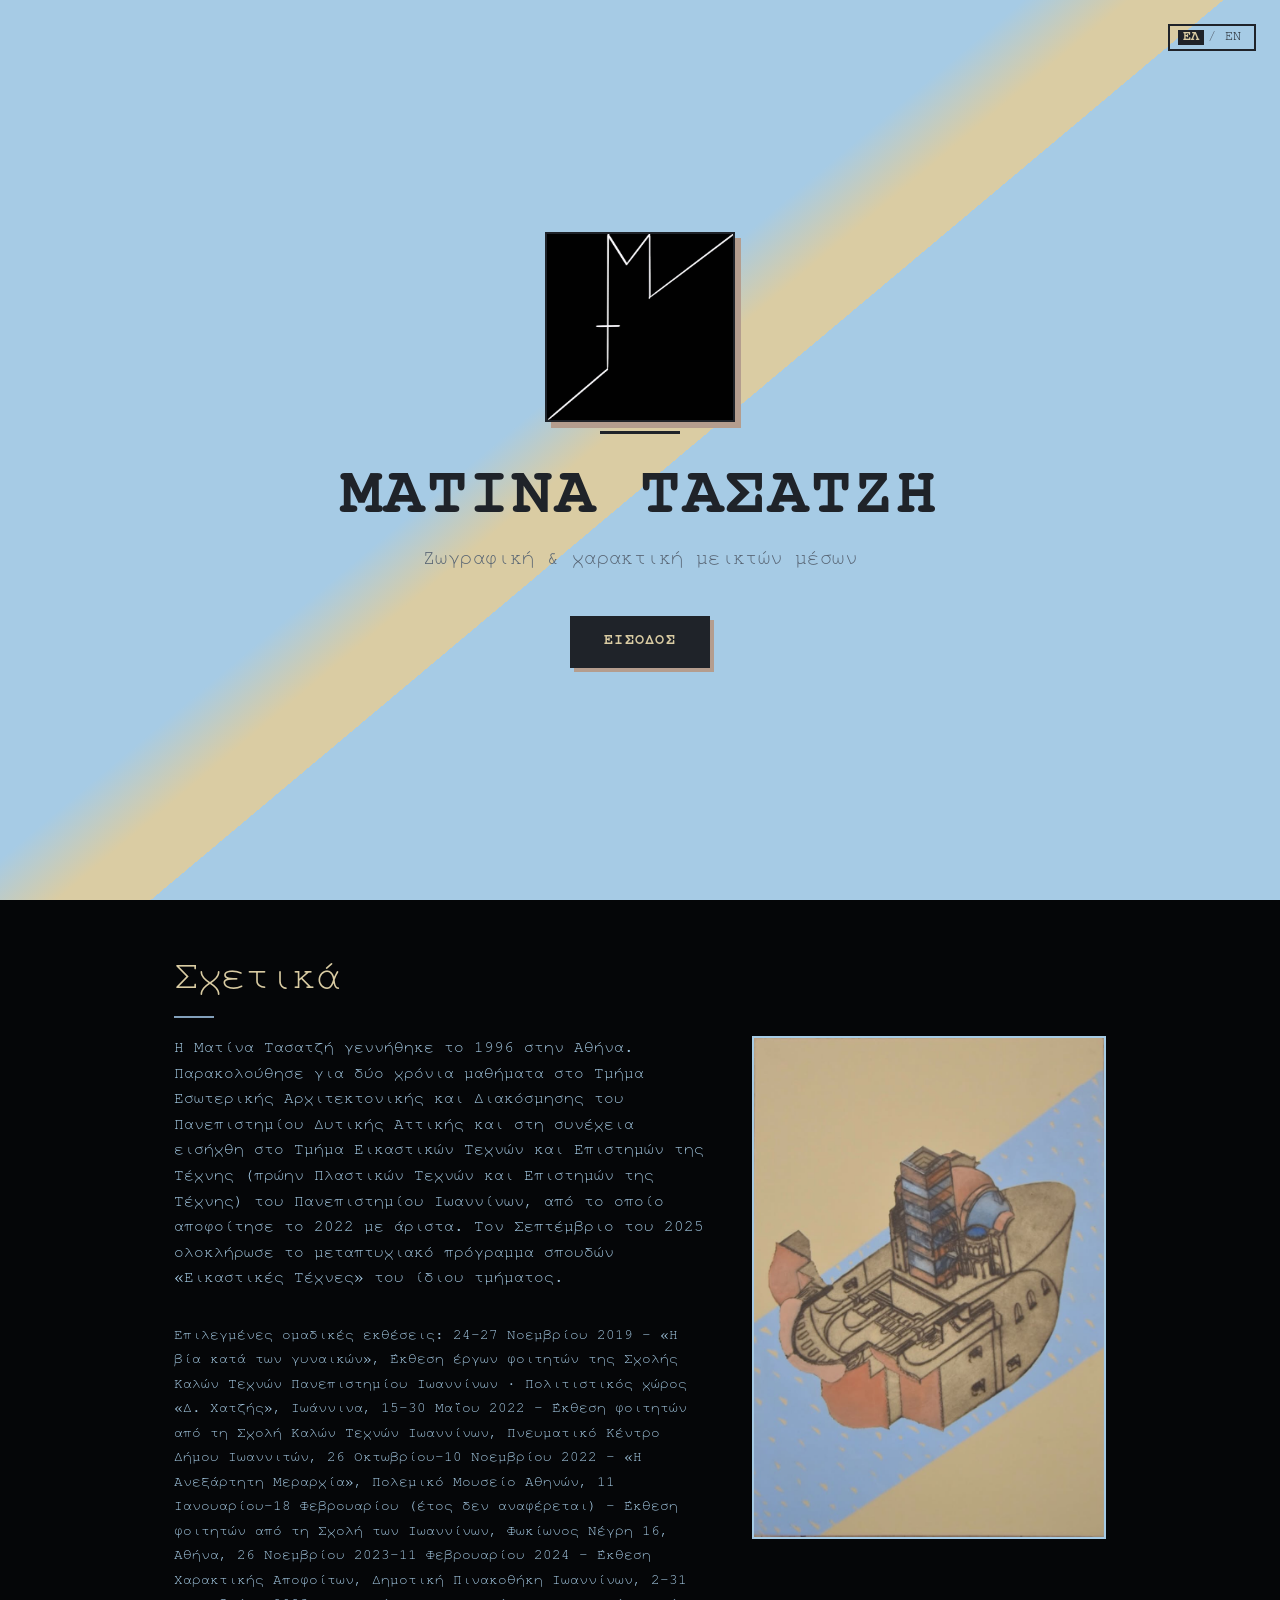
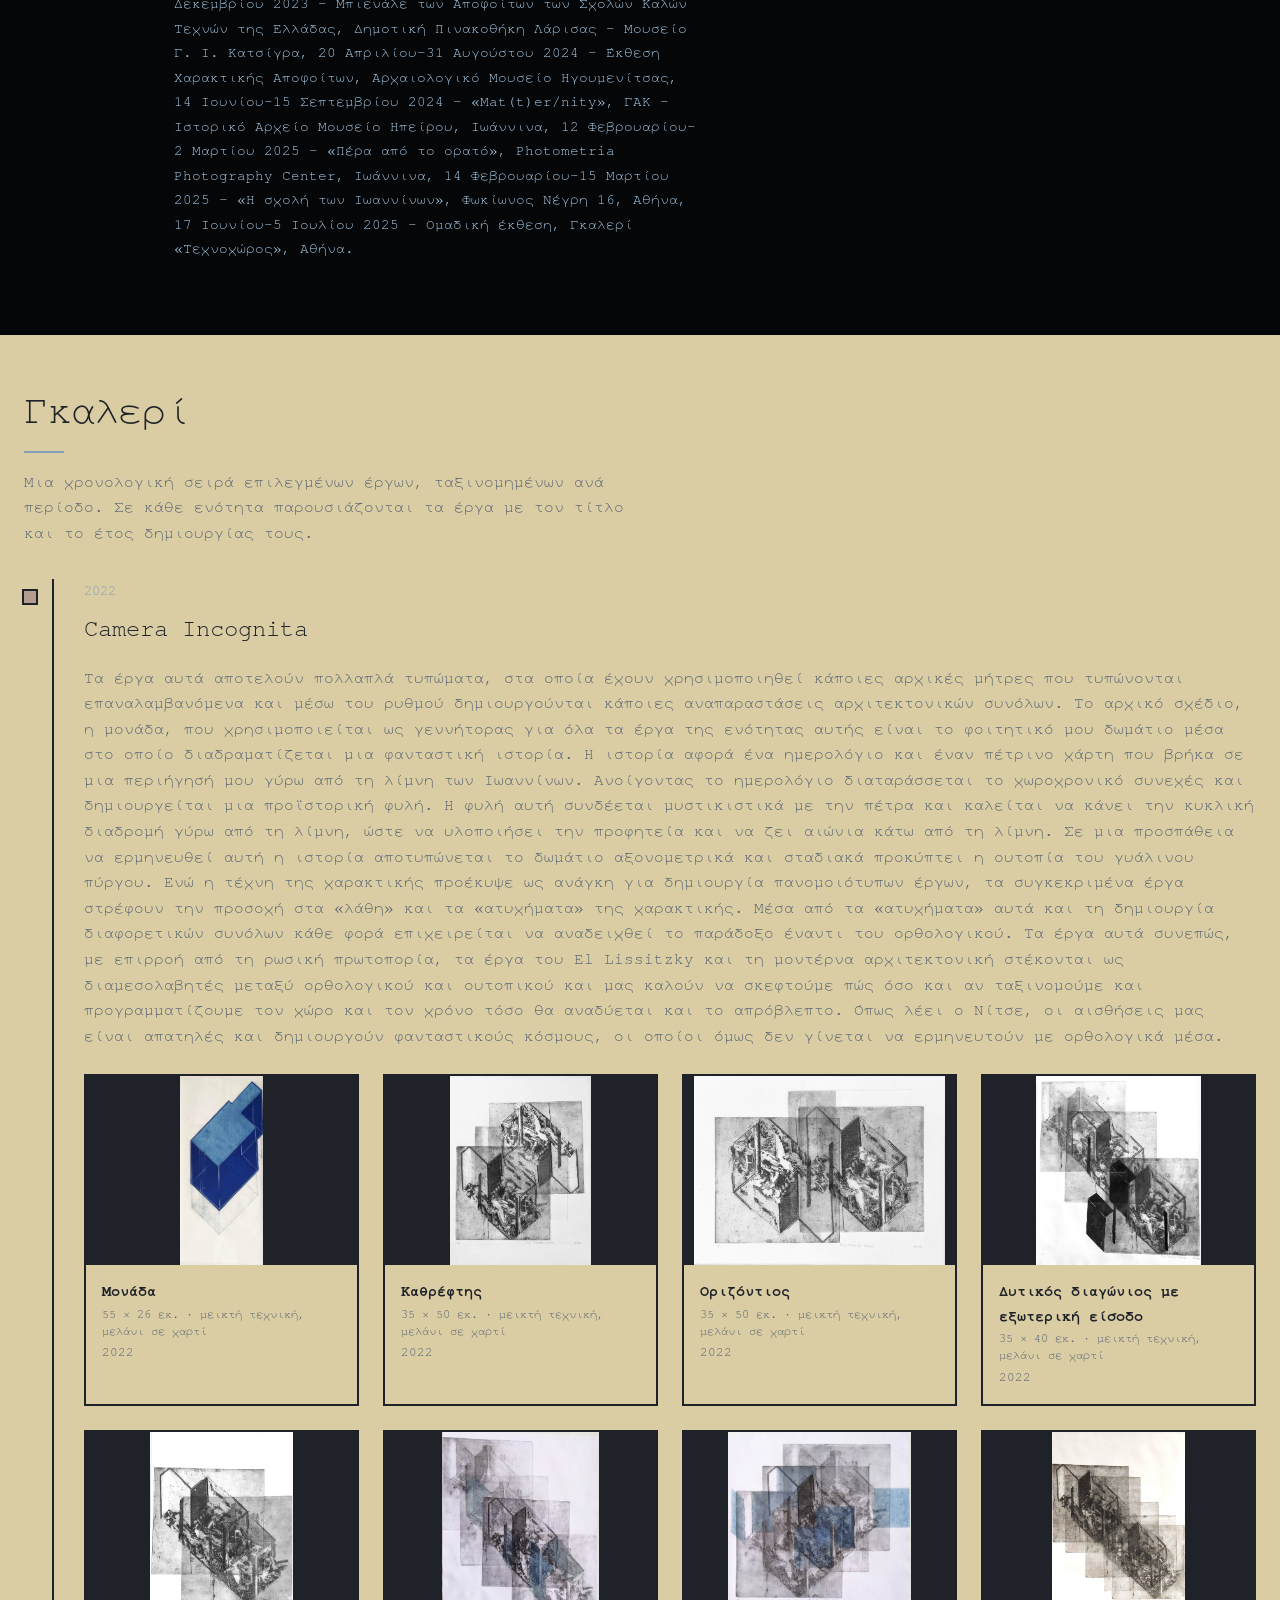
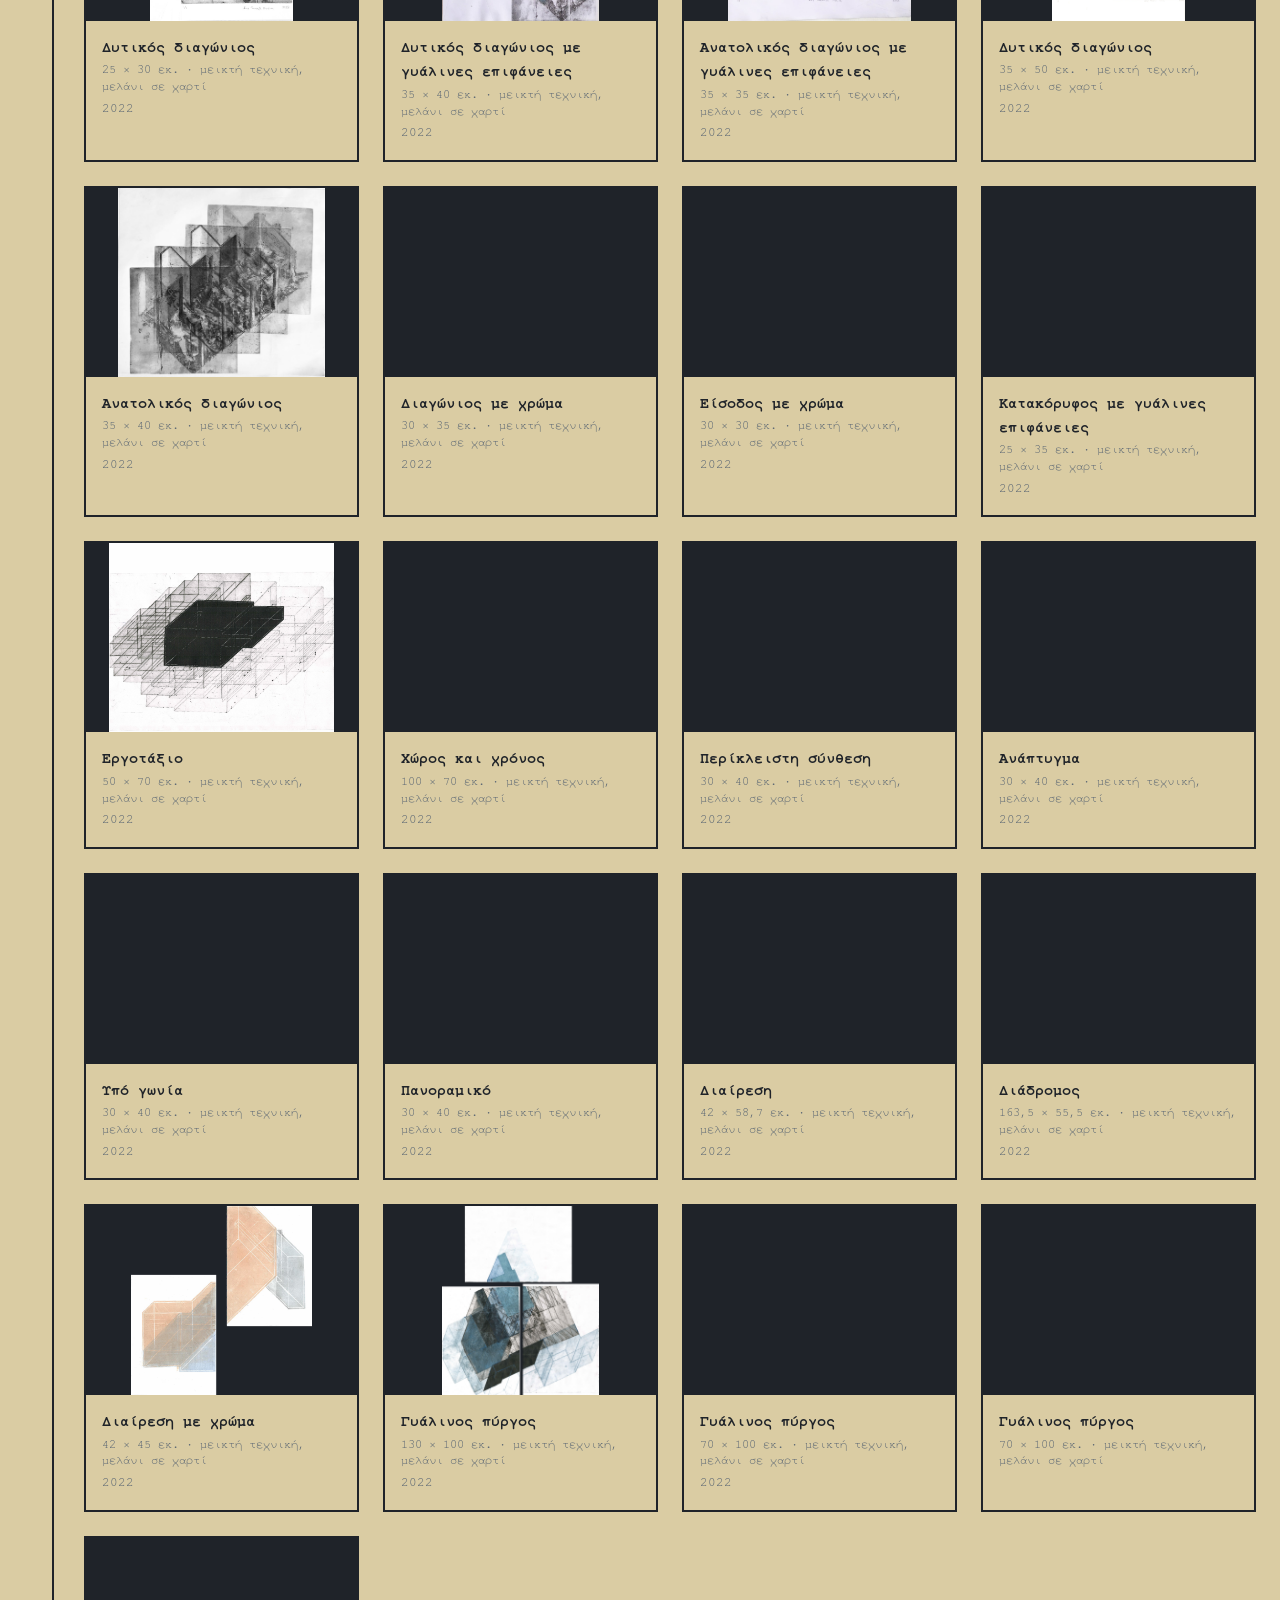
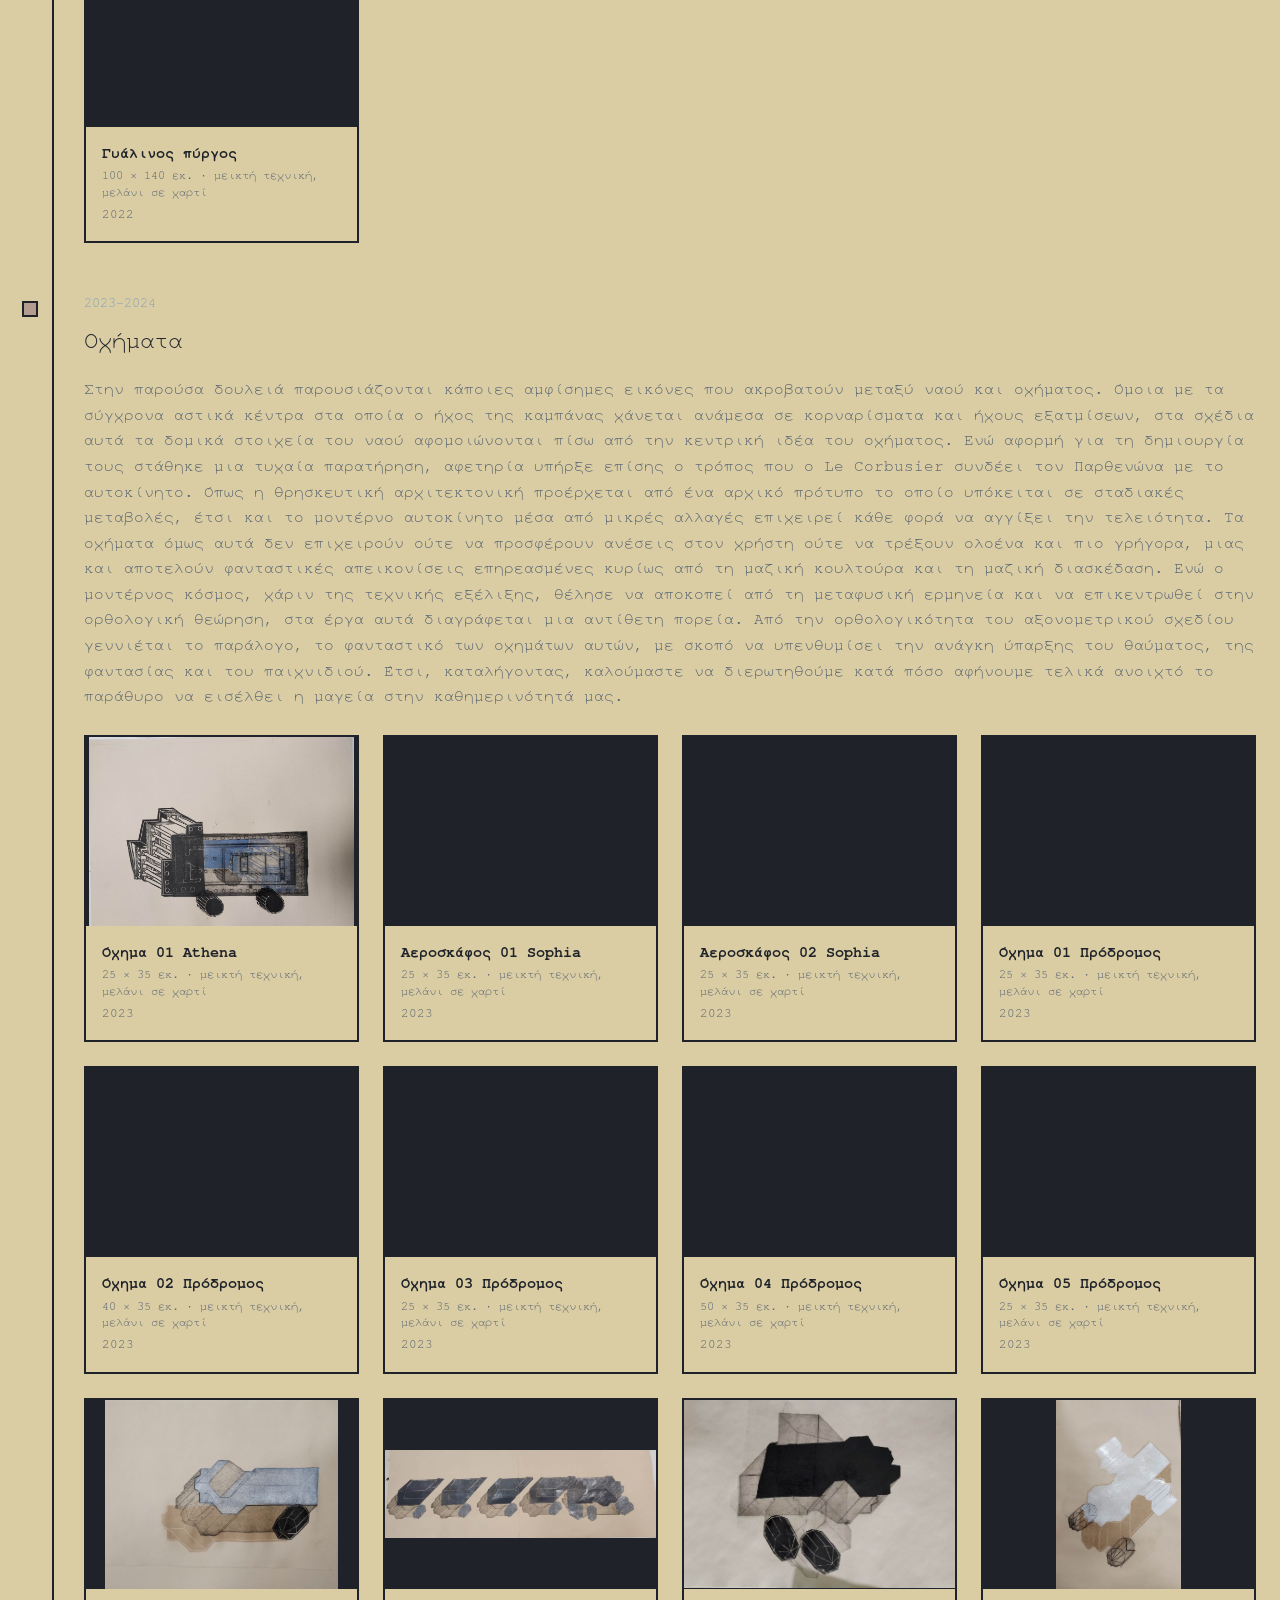
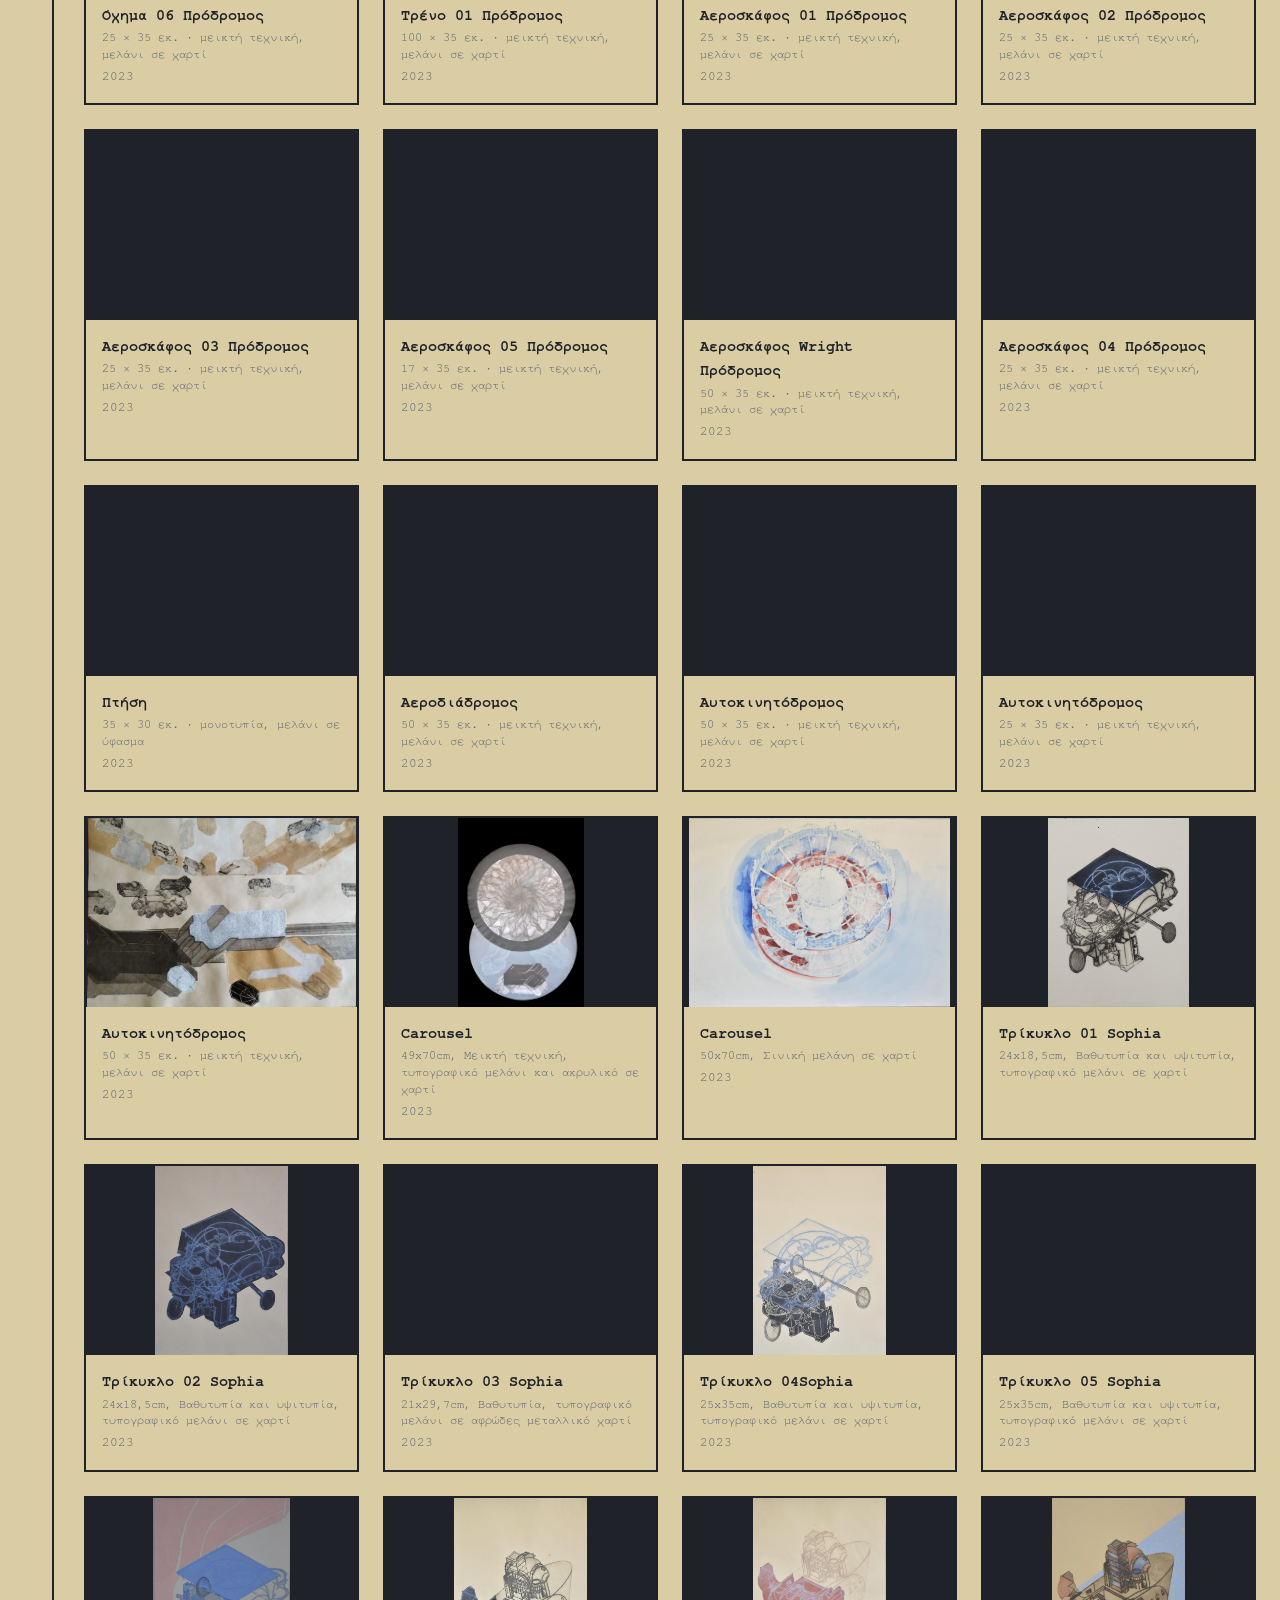
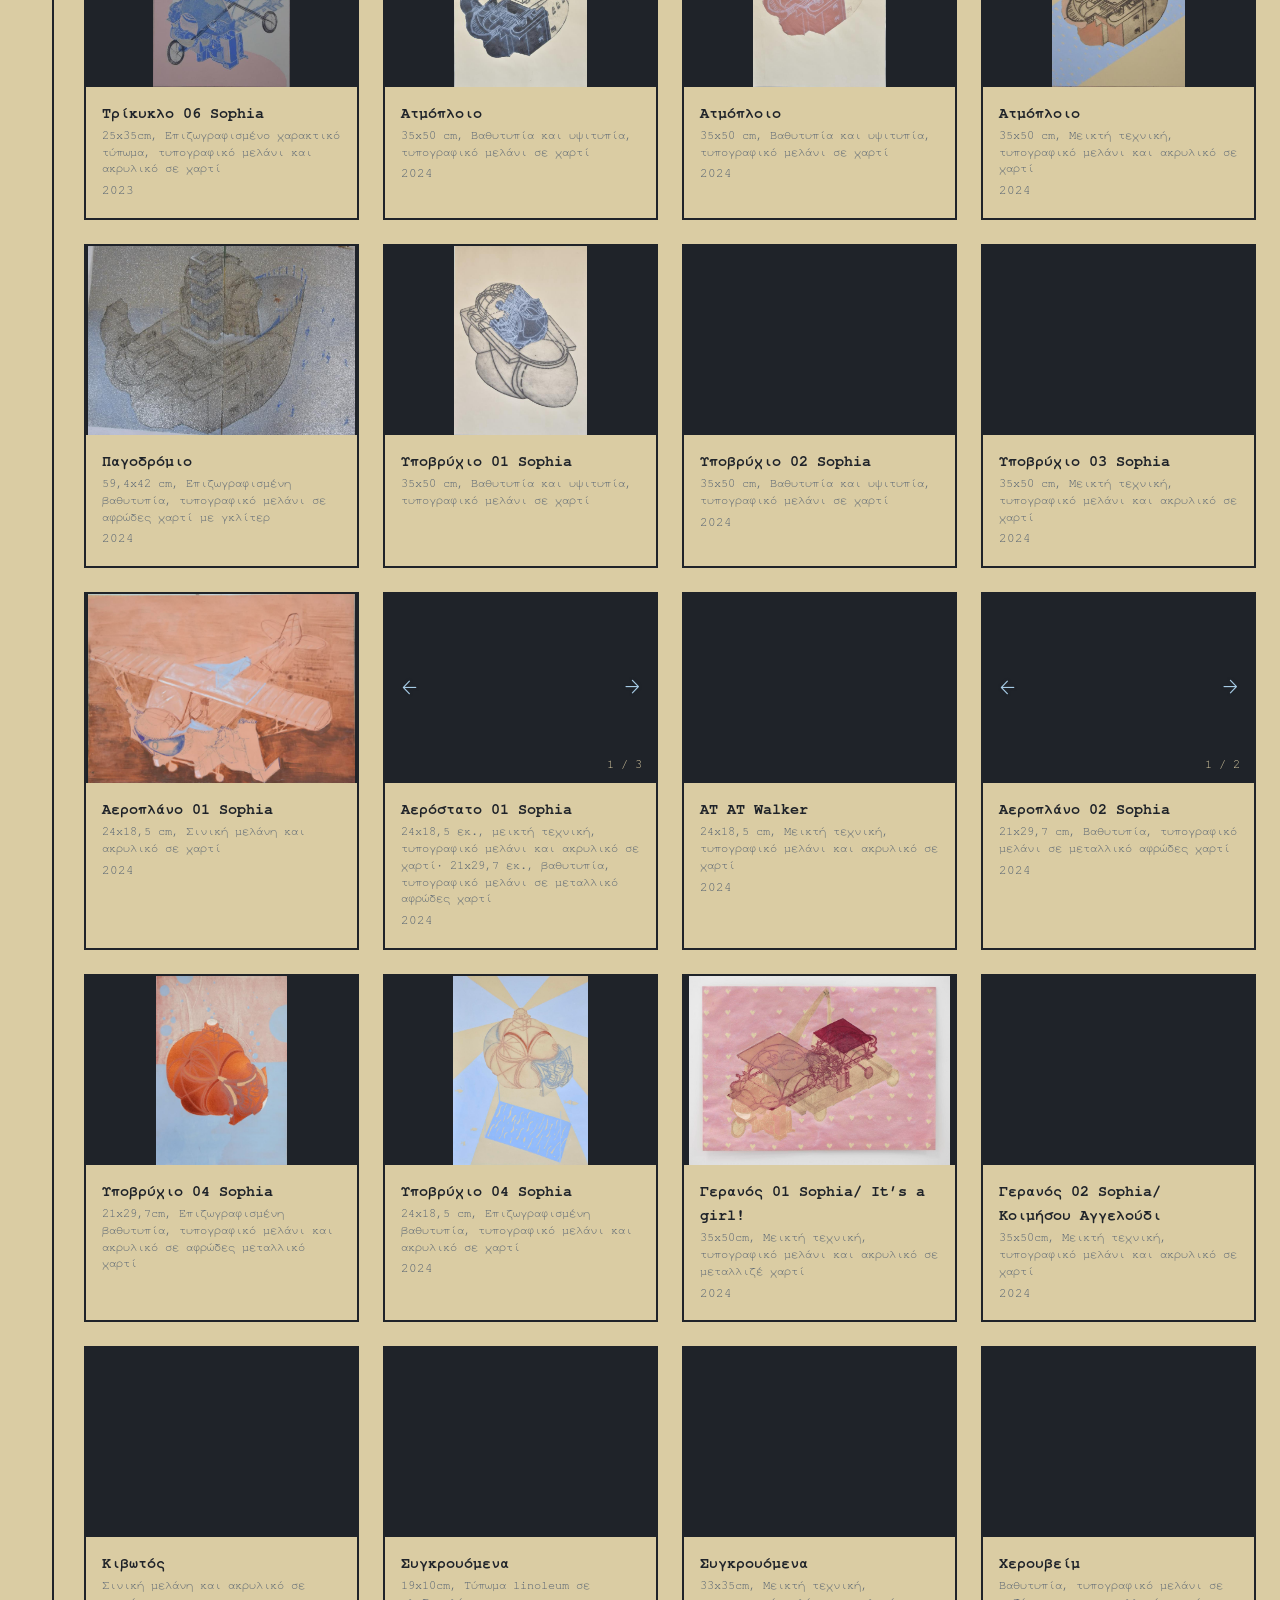
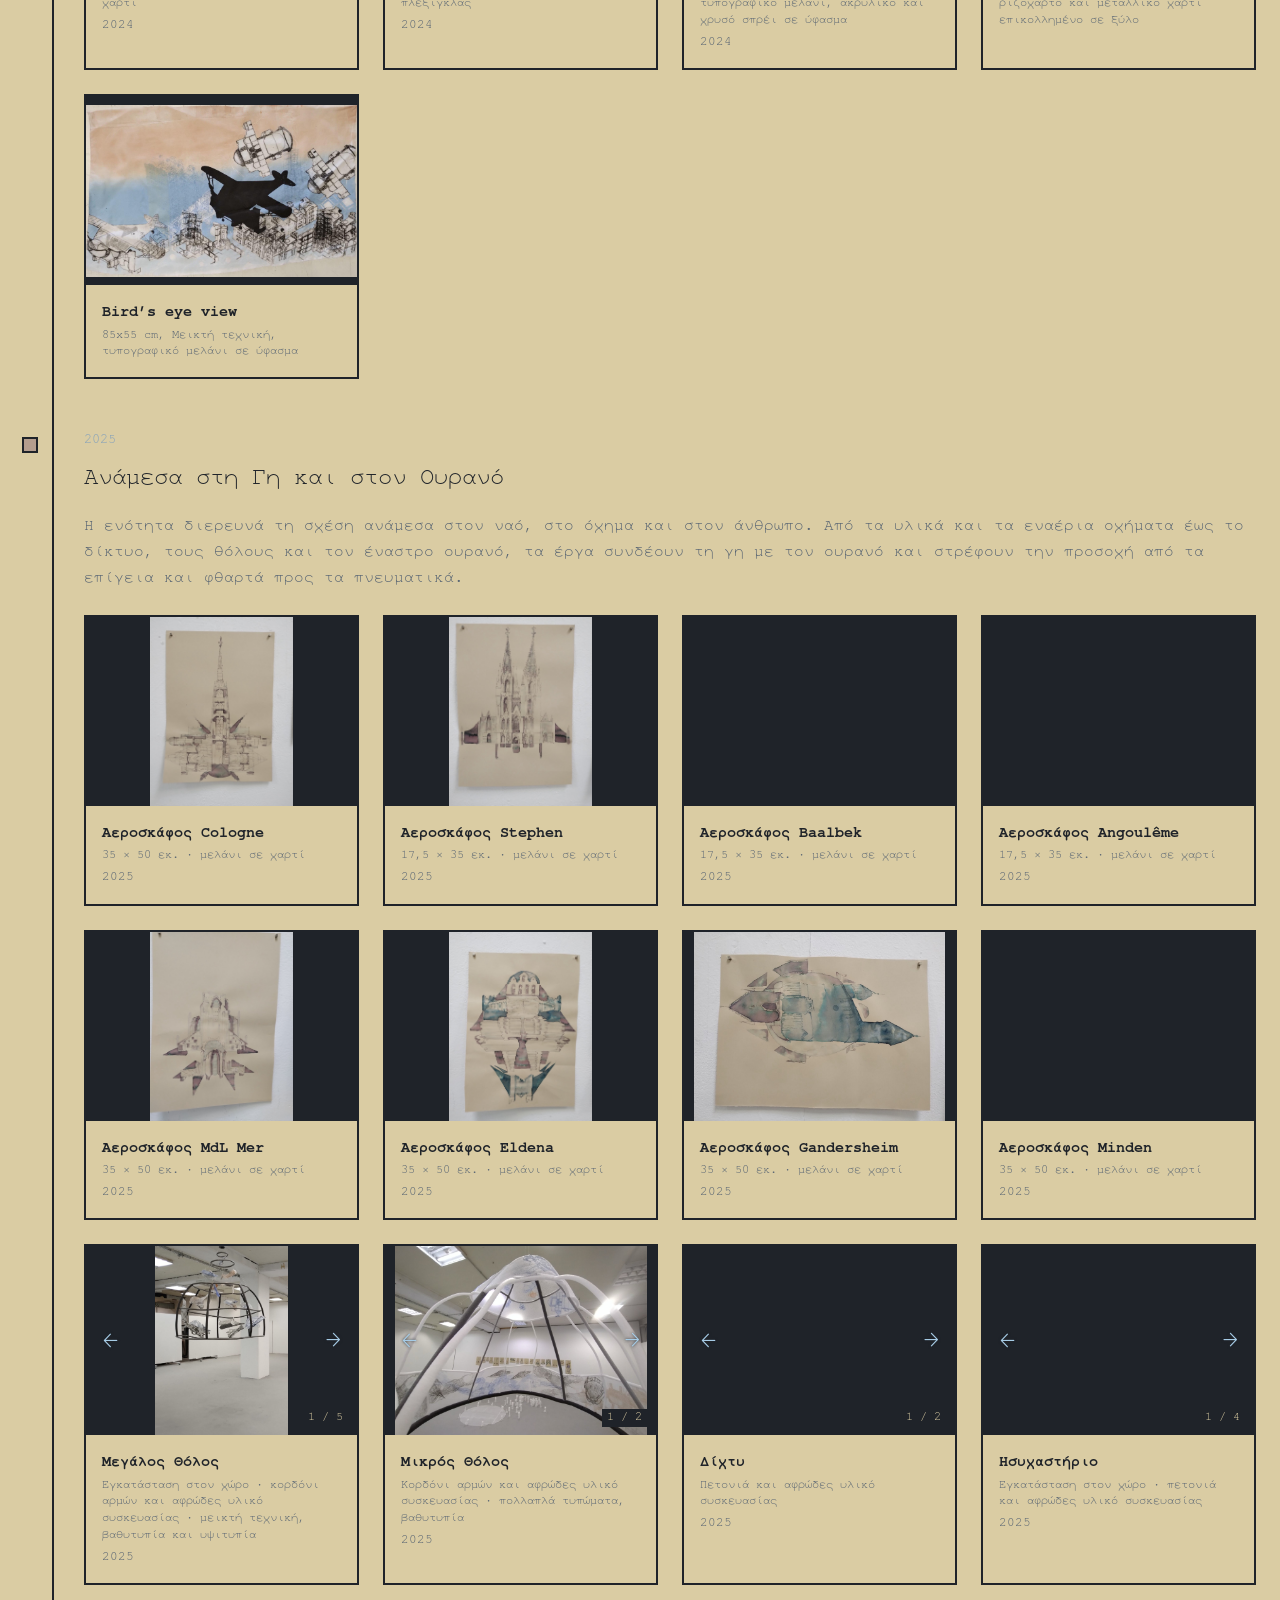
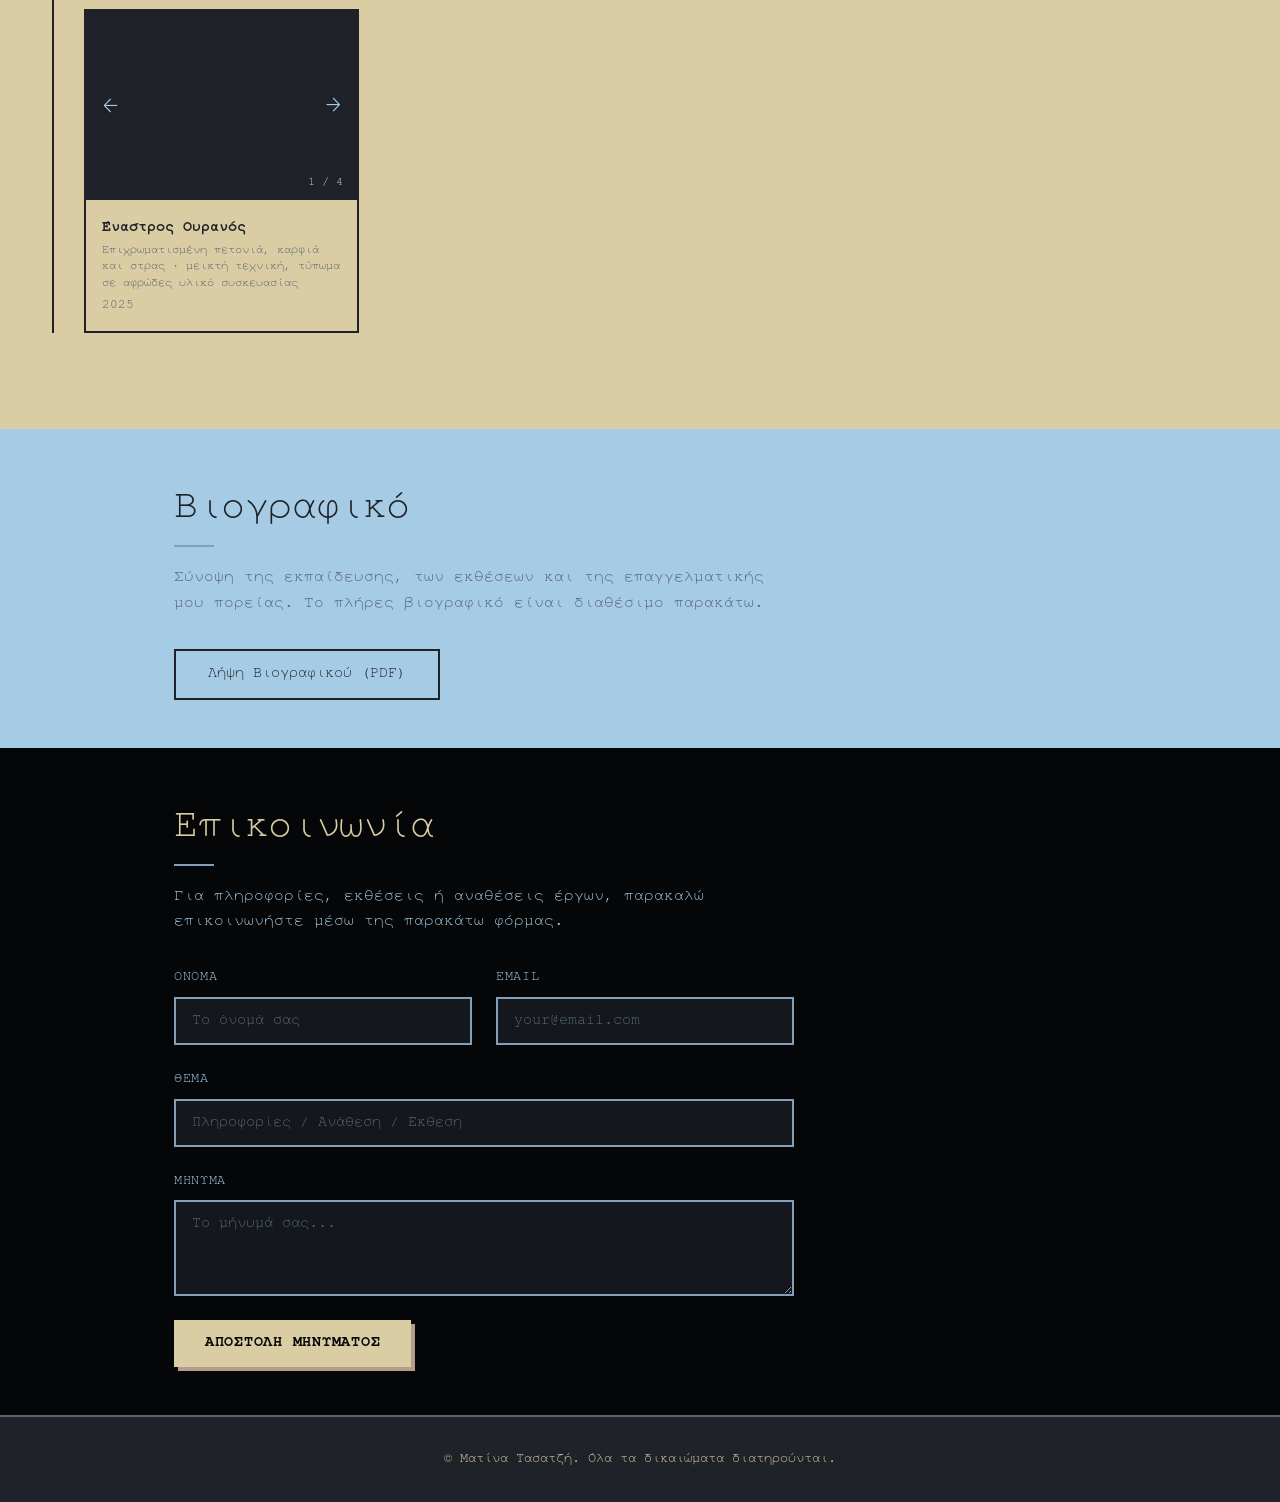
<file: index.html>
<!DOCTYPE html>
<html lang="el" dir="ltr" class="is-loading">

<head>
  <meta charset="UTF-8">
  <meta name="viewport" content="width=device-width, initial-scale=1.0">
  <title>Matina Tasatzi | Portfolio</title>
  <meta name="description"
    content="Matina Tasatzi — visual artist working in painting and mixed-media printmaking. Ματίνα Τασατζή — εικαστικός με έργα ζωγραφικής και χαρακτικής μεικτών μέσων.">
  <meta name="robots" content="index, follow">
  <meta property="og:type" content="website">
  <meta property="og:site_name" content="Matina Tasatzi | Portfolio">
  <meta property="og:title" content="Matina Tasatzi | Portfolio">
  <meta property="og:description"
    content="Matina Tasatzi — visual artist working in painting and mixed-media printmaking. Ματίνα Τασατζή — εικαστικός με έργα ζωγραφικής και χαρακτικής μεικτών μέσων.">
  <meta property="og:locale" content="el_GR">
  <meta property="og:locale:alternate" content="en_US">
  <meta name="twitter:card" content="summary">
  <meta name="twitter:title" content="Matina Tasatzi | Portfolio">
  <meta name="twitter:description"
    content="Matina Tasatzi — visual artist working in painting and mixed-media printmaking. Ματίνα Τασατζή — εικαστικός με έργα ζωγραφικής και χαρακτικής μεικτών μέσων.">
  <script type="application/ld+json">
    {
      "@context": "https://schema.org",
      "@type": "Person",
      "name": "Matina Tasatzi",
      "alternateName": "Ματίνα Τασατζή",
      "jobTitle": "Visual artist",
      "description": "Visual artist working in painting and mixed-media printmaking. Εικαστικός με έργα ζωγραφικής και χαρακτικής μεικτών μέσων.",
      "knowsAbout": [
        "Painting",
        "Printmaking",
        "Mixed media"
      ]
    }
  </script>
  <script>
    try {
      const savedLanguage = localStorage.getItem("matina-portfolio-language");
      if (savedLanguage === "en" || savedLanguage === "el") {
        document.documentElement.lang = savedLanguage;
      }
    } catch (error) {
      console.warn("Could not read the saved language preference:", error);
    }
  </script>
  <link rel="preload" href="assets/fonts/texgyrecursor-regular.otf" as="font" type="font/otf" crossorigin>
  <link rel="preload" href="assets/fonts/texgyrecursor-bold.otf" as="font" type="font/otf" crossorigin>
  <link rel="preload" href="css/style.css" as="style">
  <link rel="stylesheet" href="css/style.css">
</head>

<body>

  <!-- Site Header & Navigation -->
  <header class="site-header header--hidden">
    <div class="header-inner">
      <nav class="nav" aria-label="Main navigation">
        <a href="#about" class="nav-link" data-i18n="nav.about">About</a>
        <a href="#gallery" class="nav-link" data-i18n="nav.gallery">Gallery</a>
        <a href="#cv" class="nav-link" data-i18n="nav.cv">CV</a>
        <a href="#contact" class="nav-link" data-i18n="nav.contact">Contact</a>
      </nav>
      <a href="#home" class="logo-link" aria-label="Home">
        <img src="assets/logo.jpg" alt="Matina Tasatzi logo" class="logo" width="80" height="80">
      </a>
      <button id="lang-toggle" class="lang-toggle" aria-label="Switch language" type="button">
        <span class="lang-label lang-el">ΕΛ</span>
        <span class="lang-divider" aria-hidden="true">/</span>
        <span class="lang-label lang-en">EN</span>
      </button>
    </div>
  </header>

  <!-- Landing Page (Hero) -->
  <section id="home" class="hero landing-page">
    <div class="hero-top-bar">
      <button class="lang-toggle hero-lang-toggle" aria-label="Switch language" type="button">
        <span class="lang-label lang-el">ΕΛ</span>
        <span class="lang-divider" aria-hidden="true">/</span>
        <span class="lang-label lang-en">EN</span>
      </button>
    </div>
    <div class="hero-geom"></div>
    <div class="hero-content">
      <div class="hero-logo-wrap">
        <img src="assets/logo.jpg" alt="Matina Tasatzi logo" class="hero-logo" width="180" height="180">
      </div>
      <h1 data-i18n="hero.title">Matina Tasatzi</h1>
      <p class="hero-sub" data-i18n="hero.subtitle">Painting &amp; mixed media print making</p>
      <div class="hero-cta-wrap">
        <a href="#about" class="btn btn-primary btn-enter" data-i18n="hero.enter">Enter</a>
      </div>
    </div>
  </section>

  <!-- About / Biography -->
  <section id="about" class="about">
    <div class="section-inner">
      <h2 class="section-title" data-i18n="about.title">About</h2>
      <div class="about-grid">
        <div class="about-text">
          <p data-i18n="about.bio"></p>
          <p id="about-exhibitions" class="about-exhibitions"></p>
        </div>
        <div class="about-image">
          <img id="about-image" src="assets/about.jpg" alt="Featured artwork" class="about-artwork">
        </div>
      </div>
    </div>
  </section>

  <!-- Chronological Timeline Gallery -->
  <section id="gallery" class="gallery">
    <div class="section-inner">
      <h2 class="section-title" data-i18n="gallery.title">Gallery</h2>
      <p class="gallery-intro" data-i18n="gallery.intro"></p>

      <div class="timeline" id="timeline"></div>
    </div>
  </section>

  <!-- CV -->
  <section id="cv" class="cv">
    <div class="section-inner">
      <h2 class="section-title" data-i18n="cv.title">CV</h2>
      <p data-i18n="cv.intro"></p>
      <div class="cv-actions">
        <a id="cv-download" href="assets/cv.pdf" class="btn btn-outline" target="_blank" rel="noopener" data-i18n="cv.download">Download
          CV (PDF)</a>
      </div>
    </div>
  </section>

  <!-- Contact -->
  <section id="contact" class="contact">
    <div class="section-inner">
      <h2 class="section-title" data-i18n="contact.title">Contact</h2>
      <p class="contact-intro" data-i18n="contact.formIntro"></p>

      <div class="contact-wrap">
        <form class="contact-form" id="contact-form" action="https://formsubmit.co/mattina13@hotmail.com" method="POST">
          <input type="hidden" name="_subject" value="New inquiry from Matina Tasatzi Portfolio">
          <input type="hidden" name="_captcha" value="false">
          <input type="hidden" name="_template" value="table">

          <div class="form-row">
            <div class="form-group">
              <label for="contact-name" data-i18n="contact.name">Name</label>
              <input type="text" id="contact-name" name="name" required autocomplete="name"
                data-i18n-placeholder="contact.namePlaceholder">
            </div>
            <div class="form-group">
              <label for="contact-email" data-i18n="contact.email">Email</label>
              <input type="email" id="contact-email" name="email" required autocomplete="email"
                data-i18n-placeholder="contact.emailPlaceholder">
            </div>
          </div>

          <div class="form-group">
            <label for="contact-subject" data-i18n="contact.subject">Subject</label>
            <input type="text" id="contact-subject" name="subject" required
              data-i18n-placeholder="contact.subjectPlaceholder">
          </div>

          <div class="form-group">
            <label for="contact-message" data-i18n="contact.message">Message</label>
            <textarea id="contact-message" name="message" rows="5" required
              data-i18n-placeholder="contact.messagePlaceholder"></textarea>
          </div>

          <button type="submit" class="btn btn-primary btn-submit" id="contact-submit-btn" data-i18n="contact.send">Send
            message</button>
          <div id="form-feedback" class="form-feedback" aria-live="polite"></div>
        </form>
      </div>
    </div>
  </section>

  <footer class="site-footer">
    <p data-i18n="footer.copyright">&copy; <span id="year"></span> Matina Tasatzi. All rights reserved.</p>
  </footer>

  <p id="content-load-error" role="alert" hidden>
    Portfolio content could not be loaded. Open this site through VS Code Live Server.
    <br>
    Δεν ήταν δυνατή η φόρτωση του περιεχομένου. Ανοίξτε τον ιστότοπο μέσω του VS Code Live Server.
  </p>

  <dialog class="image-lightbox" id="image-lightbox" aria-label="Artwork preview" data-i18n-aria-label="gallery.previewLabel">
    <button class="image-lightbox-close" id="image-lightbox-close" type="button"
      aria-label="Close image preview" data-i18n="gallery.closePreview"
      data-i18n-aria-label="gallery.closePreview">Close</button>
    <div class="image-lightbox-view">
      <button class="image-lightbox-nav image-lightbox-nav--previous" id="image-lightbox-previous" type="button"
        aria-label="Previous image" data-i18n-aria-label="gallery.previousImage">
        <span aria-hidden="true">←</span>
      </button>
      <button class="image-lightbox-image-toggle" id="image-lightbox-image-toggle" type="button"
        aria-label="Zoom in on artwork">
        <img class="image-lightbox-img" id="image-lightbox-img" alt="">
      </button>
      <button class="image-lightbox-nav image-lightbox-nav--next" id="image-lightbox-next" type="button"
        aria-label="Next image" data-i18n-aria-label="gallery.nextImage">
        <span aria-hidden="true">→</span>
      </button>
    </div>
    <p class="image-lightbox-caption" id="image-lightbox-caption"></p>
  </dialog>

  <script src="js/i18n.js?v=6"></script>
</body>

</html>
</file>
<file: css/style.css>
/* ==========================================================================
   Matina Portfolio — Bauhaus / Russian Avant Garde inspired
   Palette:
     #A6CBE5 light blue
     #B49D8E dusty rose
     #DACCA3 cream
     #9BB7D1 muted blue
     #83A0BB steel blue
     #566372 charcoal slate
     #1F2329 near-black navy
     #050608 deep black
   Type: TeX Gyre Cursor (Courier replacement)
   ========================================================================== */

/* --- Design tokens --- */
:root {
  --color-light-blue: #a6cbe5;
  --color-dusty-rose: #b49d8e;
  --color-cream: #dacca3;
  --color-muted-blue: #9bb7d1;
  --color-steel-blue: #83a0bb;
  --color-charcoal: #566372;
  --color-navy: #1f2329;
  --color-black: #050608;

  --font-main: "TeX Gyre Cursor", monospace;

  --space-xs: 0.5rem;
  --space-sm: 1rem;
  --space-md: 1.5rem;
  --space-lg: 2rem;
  --space-xl: 3rem;
  --space-xxl: 4rem;

  --radius: 0;
  --border-width: 2px;
  --transition: 0.2s ease;
  --header-height: 94px;
}

@font-face {
  font-family: "TeX Gyre Cursor";
  font-style: normal;
  font-weight: 400;
  font-display: swap;
  src: url("../assets/fonts/texgyrecursor-regular.otf") format("opentype");
}

@font-face {
  font-family: "TeX Gyre Cursor";
  font-style: normal;
  font-weight: 700;
  font-display: swap;
  src: url("../assets/fonts/texgyrecursor-bold.otf") format("opentype");
}

@font-face {
  font-family: "TeX Gyre Cursor";
  font-style: italic;
  font-weight: 400;
  font-display: swap;
  src: url("../assets/fonts/texgyrecursor-italic.otf") format("opentype");
}

@font-face {
  font-family: "TeX Gyre Cursor";
  font-style: italic;
  font-weight: 700;
  font-display: swap;
  src: url("../assets/fonts/texgyrecursor-bolditalic.otf") format("opentype");
}

/* --- Reset & base --- */
*,
*::before,
*::after {
  box-sizing: border-box;
}

html {
  scroll-behavior: smooth;
  scroll-padding-top: calc(var(--header-height) - 1px);
}

html.is-loading {
  background: var(--color-cream);
}

html.is-loading body {
  visibility: hidden;
}

body {
  margin: 0;
  padding: 0;
  font-family: var(--font-main);
  font-size: 1rem;
  line-height: 1.6;
  color: var(--color-navy);
  background: var(--color-cream);
  -webkit-font-smoothing: antialiased;
}

img {
  display: block;
  max-width: 100%;
  height: auto;
}

a {
  color: var(--color-navy);
  text-decoration: none;
  transition: color var(--transition);
}

a:hover {
  color: var(--color-steel-blue);
}

h1,
h2,
h3,
h4,
h5,
h6,
p {
  margin: 0;
  font-weight: normal;
}

.section-inner {
  max-width: 980px;
  margin: 0 auto;
  padding: var(--space-xl) var(--space-md);
}

/* --- Geometric accents (Bauhaus lines) --- */
.hero-geom,
.section-geom {
  position: relative;
  overflow: hidden;
}

.hero-geom::before,
.section-geom::before {
  content: "";
  position: absolute;
  top: -50%;
  left: -10%;
  width: 120%;
  height: 120%;
  transform: rotate(45deg);
  z-index: 0;
  pointer-events: none;
  opacity: 0.35;
}

/* --- Header --- */
.site-header {
  position: fixed;
  top: 0;
  left: 0;
  right: 0;
  z-index: 100;
  background: var(--color-cream);
  border-bottom: var(--border-width) solid var(--color-navy);
  transition:
    transform 0.35s cubic-bezier(0.16, 1, 0.3, 1),
    opacity 0.3s ease;
}

.site-header.header--hidden {
  transform: translateY(-100%);
  opacity: 0;
  pointer-events: none;
}

.header-inner {
  max-width: 980px;
  margin: 0 auto;
  display: grid;
  grid-template-columns: 1fr auto 1fr;
  align-items: center;
  gap: var(--space-md);
  padding: var(--space-sm) var(--space-md);
}

.nav {
  grid-column: 1;
  justify-self: start;
  display: flex;
  align-items: center;
  gap: clamp(0.75rem, 1.8vw, 1.5rem);
  white-space: nowrap;
}

.nav-link {
  font-family: var(--font-main);
  font-size: 0.9rem;
  color: var(--color-navy);
  padding: var(--space-xs) 0;
  border-bottom: 2px solid transparent;
  transition:
    border-color var(--transition),
    color var(--transition);
}

.nav-link:hover,
.nav-link.active {
  border-bottom-color: var(--color-navy);
  color: var(--color-navy);
  font-weight: bold;
}

.logo-link {
  grid-column: 2;
  justify-self: center;
  text-align: center;
  display: flex;
  align-items: center;
  justify-content: center;
  z-index: 5;
}

.logo {
  width: 60px;
  height: 60px;
  object-fit: contain;
  transition: transform var(--transition);
}

.logo-link:hover .logo {
  transform: scale(1.05);
}

.lang-toggle {
  grid-column: 3;
  justify-self: end;
  display: inline-flex;
  align-items: center;
  gap: 4px;
  background: transparent;
  border: var(--border-width) solid var(--color-navy);
  color: var(--color-navy);
  font-family: var(--font-main);
  font-size: 0.85rem;
  cursor: pointer;
  padding: 4px 8px;
  transition: border-color var(--transition);
}

.lang-toggle:hover {
  border-color: var(--color-steel-blue);
}

.lang-label {
  padding: 2px 5px;
  transition:
    background var(--transition),
    color var(--transition);
}

.lang-label.active {
  background: var(--color-navy);
  color: var(--color-cream);
  font-weight: bold;
}

.lang-divider {
  color: var(--color-charcoal);
  user-select: none;
}

/* --- Landing Page / Hero --- */
.hero {
  position: relative;
  min-height: 100vh;
  min-height: 100dvh;
  display: flex;
  flex-direction: column;
  justify-content: center;
  align-items: center;
  background: var(--color-light-blue);
  overflow: hidden;
  padding: var(--space-xl) var(--space-md);
  text-align: center;
  box-sizing: border-box;
}

.hero-top-bar {
  position: absolute;
  top: var(--space-md);
  right: var(--space-md);
  z-index: 10;
}

.hero-geom {
  position: absolute;
  top: 0;
  left: 0;
  width: 100%;
  height: 100%;
  pointer-events: none;
  overflow: hidden;
  z-index: 0;
}

.hero-geom::before {
  content: "";
  position: absolute;
  inset: 0;
  width: 100%;
  height: 100%;
  background: linear-gradient(
    140deg,
    transparent 43.5%,
    var(--color-cream) 48%,
    var(--color-cream) 52%,
    transparent 21%
  );
  opacity: 1;
  transform: none;
}

.hero-content {
  position: relative;
  z-index: 2;
  max-width: 680px;
  display: flex;
  flex-direction: column;
  align-items: center;
  margin: auto 0;
}

.hero-logo-wrap {
  margin-bottom: var(--space-md);
  position: relative;
}

.hero-logo-wrap::after {
  content: "";
  position: absolute;
  bottom: -12px;
  left: 50%;
  transform: translateX(-50%);
  width: 80px;
  height: 3px;
  background: var(--color-navy);
}

.hero-logo {
  width: 190px;
  height: 190px;
  object-fit: contain;
  box-shadow: 6px 6px 0 var(--color-dusty-rose);
  border: var(--border-width) solid var(--color-navy);
  transition:
    transform 0.25s ease,
    box-shadow 0.25s ease;
}

.hero-logo:hover {
  transform: scale(1.03);
}

.hero h1 {
  font-size: clamp(2.5rem, 7vw, 4.2rem);
  line-height: 1.1;
  letter-spacing: 0.04em;
  text-transform: uppercase;
  margin-top: var(--space-sm);
  margin-bottom: var(--space-xs);
  color: var(--color-navy);
  font-weight: 700;
}

.hero-sub {
  font-size: clamp(0.95rem, 2vw, 1.25rem);
  color: var(--color-charcoal);
  margin-bottom: var(--space-lg);
  max-width: 480px;
  letter-spacing: 0.02em;
}

.hero-cta-wrap {
  margin-top: var(--space-xs);
}

.btn-enter {
  display: inline-flex;
  align-items: center;
  gap: var(--space-xs);
  padding: 1rem 2.2rem;
  font-size: 1.05rem;
  font-weight: bold;
  letter-spacing: 0.08em;
  text-transform: uppercase;
  background: var(--color-navy);
  color: var(--color-cream);
  border: var(--border-width) solid var(--color-navy);
  box-shadow: 4px 4px 0 var(--color-dusty-rose);
  cursor: pointer;
  transition:
    transform 0.15s ease,
    box-shadow 0.15s ease,
    background 0.15s ease;
}

.btn-enter:hover {
  background: var(--color-steel-blue);
  border-color: var(--color-steel-blue);
  color: var(--color-cream);
  transform: translate(-2px, -2px);
  box-shadow: 6px 6px 0 var(--color-navy);
}

.hero-scroll-hint {
  position: absolute;
  bottom: var(--space-md);
  left: 50%;
  transform: translateX(-50%);
  z-index: 2;
}

.scroll-arrow {
  display: inline-block;
  font-size: 1.5rem;
  color: var(--color-navy);
  animation: heroBounce 2s infinite ease-in-out;
  text-decoration: none;
}

@keyframes heroBounce {
  0%,
  20%,
  50%,
  80%,
  100% {
    transform: translateY(0);
  }
  40% {
    transform: translateY(-8px);
  }
  60% {
    transform: translateY(-4px);
  }
}

.btn {
  display: inline-block;
  font-family: var(--font-main);
  font-size: 0.95rem;
  padding: var(--space-sm) var(--space-lg);
  border: var(--border-width) solid var(--color-navy);
  background: transparent;
  color: var(--color-navy);
  cursor: pointer;
  transition:
    background var(--transition),
    color var(--transition);
  line-height: 1;
}

.btn-primary {
  background: var(--color-navy);
  color: var(--color-cream);
}

.btn-primary:hover {
  background: var(--color-steel-blue);
  border-color: var(--color-steel-blue);
  color: var(--color-black);
}

.btn-outline {
  background: transparent;
  color: var(--color-navy);
}

.btn-outline:hover {
  background: var(--color-navy);
  color: var(--color-cream);
}

/* --- Section titles --- */
.section-title {
  font-size: clamp(1.75rem, 4vw, 2.5rem);
  letter-spacing: -0.01em;
  margin-bottom: var(--space-md);
  position: relative;
  display: inline-block;
}

.section-title::after {
  content: "";
  position: absolute;
  left: 0;
  bottom: -6px;
  width: 40px;
  height: var(--border-width);
  background: var(--color-steel-blue);
}

/* --- About --- */
.about {
  background: var(--color-black);
  color: var(--color-cream);
}

.about a {
  color: var(--color-light-blue);
}

.about a:hover {
  color: var(--color-muted-blue);
}

.about-grid {
  display: grid;
  grid-template-columns: minmax(0, 1.2fr) minmax(260px, 0.8fr);
  gap: var(--space-xl);
  align-items: start;
}

.about-text p {
  margin-bottom: var(--space-md);
  color: var(--color-light-blue);
}

.about-image {
  position: relative;
  display: flex;
  justify-content: center;
}

.about-artwork {
  width: 100%;
  height: auto;
  max-height: 520px;
  object-fit: contain;
  border: var(--border-width) solid var(--color-light-blue);
}

/* --- Gallery / Timeline --- */
.gallery {
  background: var(--color-cream);
}

.gallery .section-inner {
  max-width: 1440px;
}

.about-exhibitions {
  margin: var(--space-lg) 0 0;
  color: var(--color-muted-blue);
  font-size: 0.9rem;
  line-height: 1.7;
}

.gallery-intro {
  color: var(--color-charcoal);
  margin-bottom: var(--space-lg);
  max-width: 620px;
}

.timeline {
  position: relative;
  padding-left: 60px;
}

.timeline::before {
  content: "";
  position: absolute;
  left: 28px;
  top: 0;
  bottom: 0;
  width: var(--border-width);
  background: var(--color-navy);
}

.period {
  position: relative;
  margin-bottom: var(--space-xl);
}

.period::before {
  content: "";
  position: absolute;
  left: -62px;
  top: 10px;
  width: 16px;
  height: 16px;
  background: var(--color-dusty-rose);
  border: var(--border-width) solid var(--color-navy);
}

.period-date {
  display: inline-block;
  font-size: 0.85rem;
  color: var(--color-steel-blue);
  margin-bottom: var(--space-xs);
}

.period-title {
  font-size: 1.5rem;
  margin-bottom: var(--space-sm);
}

.period-works {
  display: grid;
  grid-template-columns: repeat(4, minmax(0, 1fr));
  gap: var(--space-md);
  min-width: 0;
  margin-bottom: var(--space-sm);
}

.work {
  display: flex;
  flex-direction: column;
  min-width: 0;
  margin: 0;
  background: var(--color-cream);
  border: var(--border-width) solid var(--color-navy);
  overflow: hidden;
}

.work-img {
  display: block;
  width: 100%;
  height: clamp(160px, 21vh, 220px);
  object-fit: contain;
  background: var(--color-navy);
}

.work-media {
  position: relative;
  background: var(--color-navy);
}

.work-image-button {
  display: block;
  width: 100%;
  padding: 0;
  border: 0;
  background: var(--color-navy);
  cursor: zoom-in;
  touch-action: pan-y;
}

.work-image-button:focus-visible {
  outline: 3px solid var(--color-steel-blue);
  outline-offset: 3px;
}

.work-carousel-nav {
  position: absolute;
  top: 50%;
  display: grid;
  place-items: center;
  width: 2rem;
  height: 2.5rem;
  padding: 0;
  border: 0;
  color: var(--color-light-blue);
  background: transparent;
  font: inherit;
  font-size: 1.75rem;
  line-height: 1;
  text-shadow: 0 0 3px var(--color-navy);
  cursor: pointer;
  transform: translateY(-50%);
}

.work-carousel-nav:hover {
  filter: brightness(1.15);
}

.work-carousel-nav--previous {
  left: var(--space-xs);
}

.work-carousel-nav--next {
  right: var(--space-xs);
}

.work-photo-counter {
  position: absolute;
  right: var(--space-xs);
  bottom: var(--space-xs);
  padding: 0 0.35rem;
  color: var(--color-cream);
  background: var(--color-navy);
  font-size: 0.75rem;
  line-height: 1.5;
}

.work-carousel-nav:focus-visible {
  outline: 3px solid var(--color-light-blue);
  outline-offset: 2px;
}

.work figcaption {
  padding: var(--space-sm);
}

.work-title {
  display: block;
  font-size: 0.95rem;
  font-weight: bold;
  color: var(--color-navy);
}

.work-year {
  display: block;
  font-size: 0.8rem;
  color: var(--color-charcoal);
  margin-top: 2px;
}

.work-details {
  display: block;
  margin-top: 2px;
  color: var(--color-charcoal);
  font-size: 0.75rem;
  line-height: 1.4;
}

.period-summary {
  color: var(--color-charcoal);
  margin-bottom: var(--space-md);
}

.image-lightbox {
  position: fixed;
  inset: 0;
  width: 100%;
  height: 100%;
  max-width: none;
  max-height: none;
  margin: 0;
  padding: var(--space-xl);
  border: 0;
  color: var(--color-cream);
  background: transparent;
  grid-template-rows: minmax(0, 1fr) auto;
  justify-items: center;
  align-items: center;
  gap: var(--space-md);
}

.image-lightbox[open] {
  display: grid;
}

.image-lightbox::backdrop {
  background: var(--color-black);
}

.image-lightbox-image-toggle {
  display: flex;
  align-items: center;
  justify-content: center;
  flex: 0 1 auto;
  min-width: 0;
  max-width: 100%;
  max-height: 100%;
  padding: 0;
  border: 0;
  background: transparent;
  cursor: zoom-in;
}

.image-lightbox-img {
  display: block;
  flex: 0 1 auto;
  min-width: 0;
  max-width: calc(100vw - 6rem);
  max-height: calc(100vh - 12rem);
  max-height: calc(100dvh - 12rem);
  width: auto;
  height: auto;
  object-fit: contain;
}

.image-lightbox-view {
  display: flex;
  align-self: center;
  align-items: center;
  justify-content: center;
  gap: var(--space-sm);
  width: calc(100% - 7rem);
  height: calc(100% - 3.5rem);
  max-width: 100%;
  max-height: 100%;
  min-width: 0;
  min-height: 0;
  overflow: hidden;
  overscroll-behavior: contain;
  touch-action: none;
  scrollbar-width: thin;
  scrollbar-color: var(--color-steel-blue) var(--color-navy);
}

.image-lightbox-view::-webkit-scrollbar {
  width: 8px;
  height: 8px;
}

.image-lightbox-view::-webkit-scrollbar-track {
  background: var(--color-navy);
}

.image-lightbox-view::-webkit-scrollbar-thumb {
  border: 2px solid var(--color-navy);
  background: var(--color-steel-blue);
}

.image-lightbox-view::-webkit-scrollbar-thumb:hover {
  background: var(--color-light-blue);
}

.image-lightbox-view.is-zoomed {
  align-items: flex-start;
  justify-content: flex-start;
  overflow: auto;
  touch-action: none;
}

.image-lightbox-view.is-zoomed .image-lightbox-image-toggle,
.image-lightbox-view.is-zoomed .image-lightbox-img {
  flex: none;
}

.image-lightbox-view.is-zoomed .image-lightbox-image-toggle {
  max-width: none;
  max-height: none;
  cursor: zoom-out;
}

.image-lightbox-image-toggle:focus-visible {
  outline: 3px solid var(--color-light-blue);
  outline-offset: 3px;
}

.image-lightbox-caption {
  max-width: 100%;
  color: var(--color-cream);
  text-align: center;
}

.image-lightbox-close {
  position: absolute;
  top: var(--space-md);
  right: var(--space-md);
}

.image-lightbox-nav {
  position: fixed;
  z-index: 1;
  top: 50%;
  flex: 0 0 2.75rem;
  display: grid;
  place-items: center;
  width: 2.75rem;
  height: 2.75rem;
  padding: 0;
  border: 0;
  color: var(--color-light-blue);
  background: transparent;
  font: inherit;
  font-size: 2rem;
  line-height: 1;
  cursor: pointer;
  transform: translateY(-50%);
}

.image-lightbox-nav--previous {
  left: var(--space-md);
}

.image-lightbox-nav--next {
  right: var(--space-md);
}

.image-lightbox-close {
  padding: var(--space-xs) var(--space-sm);
  border: var(--border-width) solid var(--color-light-blue);
  color: var(--color-cream);
  background: var(--color-navy);
  font: inherit;
  cursor: pointer;
}

.image-lightbox-nav:disabled {
  opacity: 0.5;
  cursor: default;
}

.image-lightbox-close:focus-visible,
.image-lightbox-nav:focus-visible {
  outline: 3px solid var(--color-steel-blue);
  outline-offset: 3px;
}

/* --- CV --- */
.cv {
  background: var(--color-light-blue);
}

.cv p {
  margin-bottom: var(--space-lg);
  color: var(--color-charcoal);
  max-width: 620px;
}

.cv-actions {
  display: flex;
  gap: var(--space-md);
}

/* --- Contact --- */
.contact {
  background: var(--color-black);
  color: var(--color-cream);
}

.contact a {
  color: var(--color-light-blue);
}

.contact-intro {
  color: var(--color-light-blue);
  margin-bottom: var(--space-lg);
  max-width: 620px;
  line-height: 1.6;
}

.contact-wrap {
  max-width: 620px;
}

.contact-form {
  display: grid;
  gap: var(--space-md);
}

.form-row {
  display: grid;
  grid-template-columns: 1fr 1fr;
  gap: var(--space-md);
}

@media (max-width: 600px) {
  .form-row {
    grid-template-columns: 1fr;
  }

  .image-lightbox {
    padding: 4rem var(--space-xs) var(--space-sm);
  }

  .image-lightbox-view {
    gap: var(--space-xs);
    width: calc(100% - 5rem);
    height: calc(100% - 3rem);
  }

  .image-lightbox-image-toggle {
    max-width: 100%;
    max-height: 100%;
  }

  .image-lightbox-img {
    max-width: calc(100vw - 5rem);
    max-height: calc(100vh - 10rem);
    max-height: calc(100dvh - 10rem);
  }

  .image-lightbox-nav {
    flex-basis: 2rem;
    width: 2rem;
    height: 2.75rem;
    font-size: 1.75rem;
  }

  .image-lightbox-nav--previous {
    left: var(--space-xs);
  }

  .image-lightbox-nav--next {
    right: var(--space-xs);
  }
}

.form-group {
  display: flex;
  flex-direction: column;
  gap: var(--space-xs);
}

.form-group label {
  font-family: var(--font-main);
  font-size: 0.85rem;
  text-transform: uppercase;
  letter-spacing: 0.05em;
  color: var(--color-light-blue);
}

.form-group input,
.form-group textarea {
  font-family: var(--font-main);
  font-size: 0.95rem;
  padding: var(--space-sm);
  background: rgba(31, 35, 41, 0.6);
  border: var(--border-width) solid var(--color-steel-blue);
  color: var(--color-cream);
  transition:
    border-color var(--transition),
    background var(--transition);
}

.form-group input::placeholder,
.form-group textarea::placeholder {
  color: rgba(166, 203, 229, 0.45);
}

.form-group input:focus,
.form-group textarea:focus {
  outline: none;
  border-color: var(--color-cream);
  background: rgba(31, 35, 41, 0.9);
}

.btn-submit {
  justify-self: start;
  cursor: pointer;
  background: var(--color-cream);
  color: var(--color-black);
  border: var(--border-width) solid var(--color-cream);
  box-shadow: 4px 4px 0 var(--color-dusty-rose);
  padding: 0.85rem 1.8rem;
  font-size: 0.95rem;
  font-weight: bold;
  letter-spacing: 0.05em;
  text-transform: uppercase;
  transition:
    transform 0.15s ease,
    box-shadow 0.15s ease,
    background 0.15s ease;
}

.btn-submit:hover {
  background: var(--color-light-blue);
  border-color: var(--color-light-blue);
  transform: translate(-2px, -2px);
  box-shadow: 6px 6px 0 var(--color-dusty-rose);
}

.form-feedback {
  display: none;
  padding: var(--space-sm);
  font-size: 0.9rem;
  border: var(--border-width) solid;
}

.form-feedback.success {
  display: block;
  border-color: var(--color-cream);
  color: var(--color-cream);
  background: rgba(218, 204, 163, 0.12);
}

.form-feedback.error {
  display: block;
  border-color: var(--color-dusty-rose);
  color: var(--color-dusty-rose);
  background: rgba(180, 157, 142, 0.12);
}

/* --- Footer --- */
.site-footer {
  background: var(--color-navy);
  color: var(--color-cream);
  text-align: center;
  padding: var(--space-lg);
  font-size: 0.85rem;
  border-top: var(--border-width) solid var(--color-charcoal);
}

/* --- Responsive --- */
@media (max-width: 1100px) {
  .period-works {
    grid-template-columns: repeat(3, minmax(0, 1fr));
  }
}

@media (max-width: 900px) {
  .period-works {
    grid-template-columns: repeat(2, minmax(0, 1fr));
  }
}

@media (max-width: 820px) {
  :root {
    --header-height: 110px;
  }

  html {
    scroll-padding-top: calc(var(--header-height) - 1px);
  }

  .header-inner {
    grid-template-columns: 1fr auto 1fr;
    grid-template-areas:
      ". logo lang"
      "nav nav nav";
    gap: var(--space-xs) var(--space-sm);
    padding: var(--space-xs) var(--space-sm);
  }

  .logo-link {
    grid-area: logo;
    justify-self: center;
  }

  .logo {
    width: 56px;
    height: 56px;
    margin: 0 auto;
  }

  .lang-toggle {
    grid-area: lang;
    justify-self: end;
    align-self: center;
  }

  .nav {
    grid-area: nav;
    justify-self: stretch;
    justify-content: center;
    flex-wrap: wrap;
    gap: var(--space-xs) var(--space-sm);
    padding-top: var(--space-xs);
    border-top: 1px solid rgba(31, 35, 41, 0.2);
  }

  .nav-link {
    font-size: 0.85rem;
  }

  .about-grid {
    grid-template-columns: 1fr;
  }

  .timeline {
    padding-left: 0;
  }

  .timeline::before,
  .period::before {
    display: none;
  }

  .period-works {
    grid-template-columns: repeat(2, minmax(0, 1fr));
  }

  .work {
    width: min(100%, 420px);
    justify-self: center;
  }

  .work-img {
    height: clamp(180px, 28vh, 260px);
  }

  .section-inner {
    padding: var(--space-lg) var(--space-sm);
  }

  .hero-logo {
    width: 140px;
    height: 140px;
  }

  .btn-enter {
    padding: 0.85rem 1.7rem;
    font-size: 0.95rem;
  }
}

@media (max-width: 480px) {
  .hero-logo {
    width: 110px;
    height: 110px;
  }

  .btn-enter {
    padding: 0.75rem 1.25rem;
    font-size: 0.85rem;
  }

  .period-works {
    grid-template-columns: repeat(2, minmax(0, 1fr));
  }

  .work-img {
    height: clamp(160px, 25vh, 220px);
  }
}
</file>
